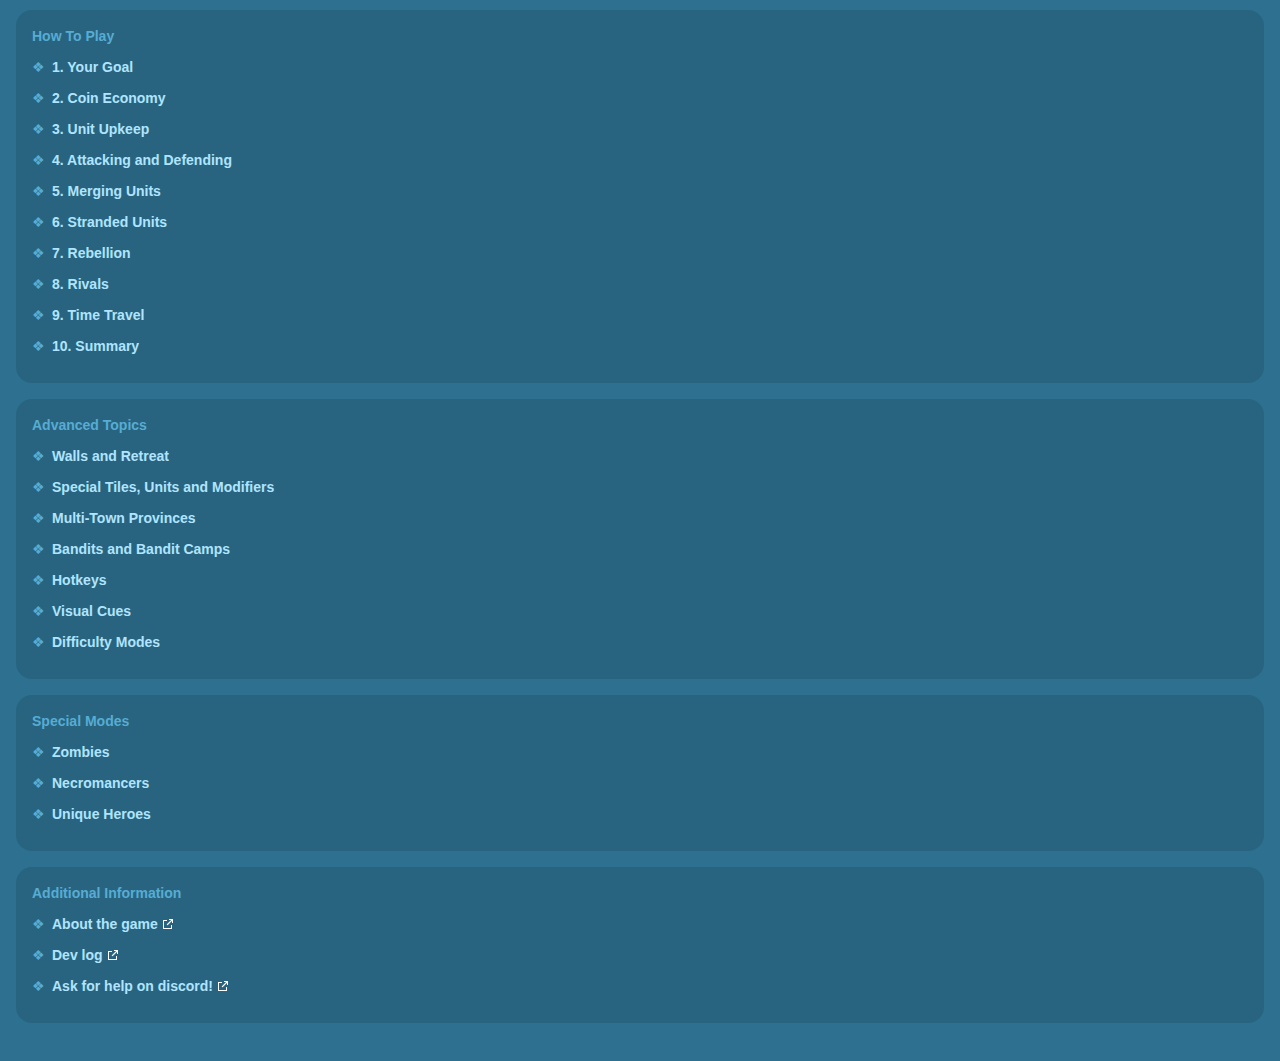
<file: help-v2/index.html>
<html>
<head>
    <link rel="stylesheet" href="./help.css">
</head>
<body>

<header id='navigator'></header>
<div id='content' class='content'>
    <div class='page' id='index'>
        <div class='widget'>
            <h1>How To Play</h1>
            <ul>
                <li><a href='./how-to-play.html#goal'>1. Your Goal</a></li>
                <li><a href='./how-to-play.html#economy'>2. Coin Economy</a></li>
                <li><a href='./how-to-play.html#units'>3. Unit Upkeep</a></li>
                <li><a href='./how-to-play.html#combat'>4. Attacking and Defending</a></li>
                <li><a href='./how-to-play.html#merging'>5. Merging Units</a></li>
                <li><a href='./how-to-play.html#bandits'>6. Stranded Units</a></li>
                <li><a href='./how-to-play.html#rebellion'>7. Rebellion</a></li>
                <li><a href='./how-to-play.html#rivals'>8. Rivals</a></li>
                <li><a href='./how-to-play.html#rewind'>9. Time Travel</a></li>
                <li><a href='./how-to-play.html#summary'>10. Summary</a></li>
            </ul>
        </div>
        <div class='widget'>
            <h1>Advanced Topics</h1>
            <ul>
                <li><a href='./advanced.html#walls'>Walls and Retreat</a></li>
                <li><a href='./advanced.html#special-rules'>Special Tiles, Units and Modifiers</a></li>
                <li><a href='./advanced.html#multi-town-provinces'>Multi-Town Provinces</a></li>
                <li><a href='./advanced.html#bandits'>Bandits and Bandit Camps</a></li>
                <li><a href='./advanced.html#hotkeys'>Hotkeys</a></li>
                <li><a href='./advanced.html#visual-cues'>Visual Cues</a></li>
                <li><a href='./advanced.html#difficulty-modes'>Difficulty Modes</a></li>
            </ul>
        </div>
        <div class='widget'>
            <h1>Special Modes</h1>
            <ul>
                <li><a href='./modes.html#zombies'>Zombies</a></li>
                <li><a href='./modes.html#necromancers'>Necromancers</a></li>
                <li><a href='./modes.html#unique-heroes'>Unique Heroes</a></li>
            </ul>
        </div>
        <div class='widget'>
            <h1>Additional Information</h1>
            <ul>
                <li><a href='https://konkr.io/about' target='_blank'>About the game</a></li>
                <li><a href='https://konkr.io/news' target='_blank'>Dev log</a></li>
                <li><a href='https://discord.gg/C9HucB9arH' target='_blank'>Ask for help on discord!</a></li>
            </ul>
        </div>
    </div>
</div>
</body>
</html>
</file>
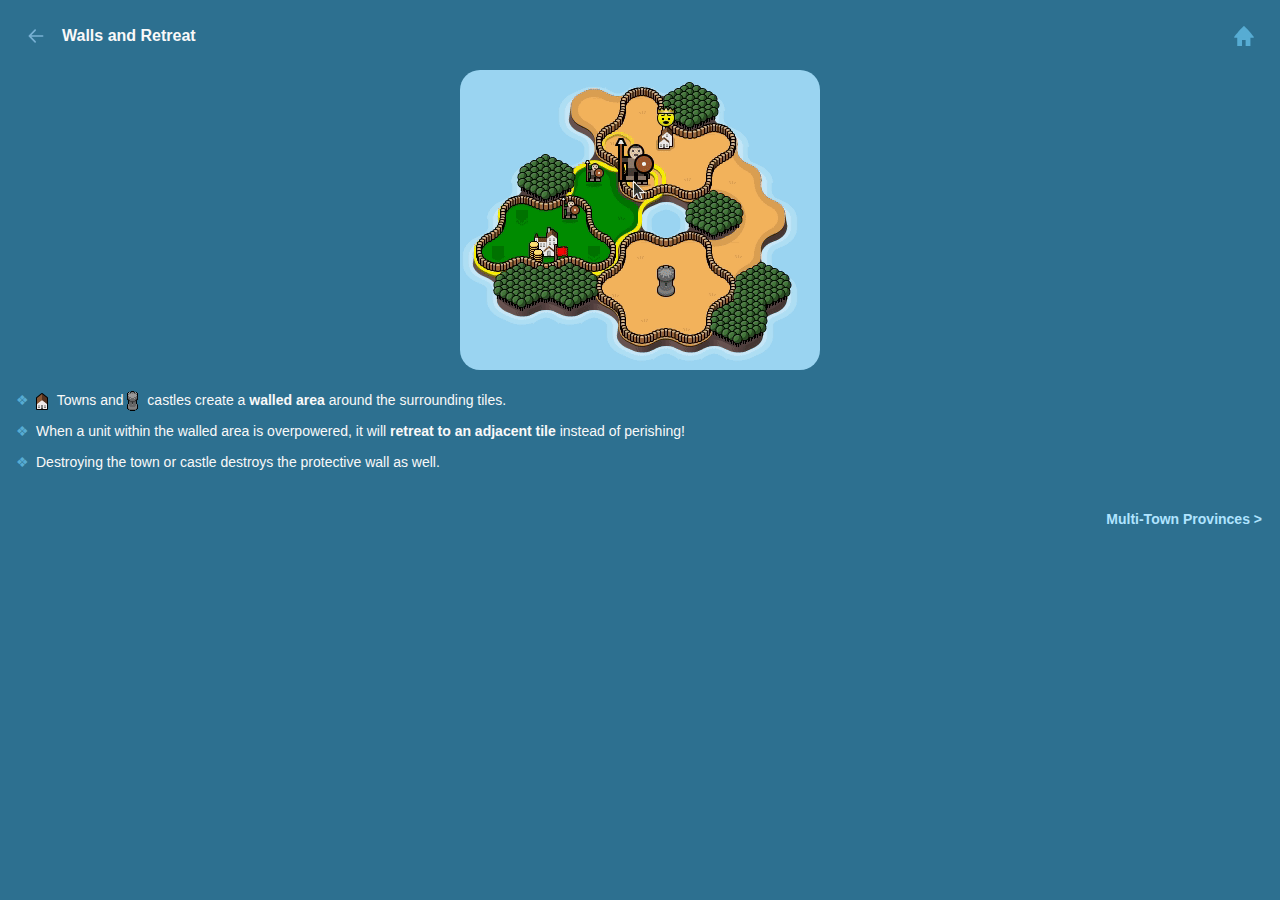
<file: help-v2/advanced.html>
<html>
<head>
    <link rel='stylesheet' href='./help.css'>
    <script src='help-section.js'></script>
</head>
<body>
<header id='navigator'></header>
<div id='content' class='content'>
    <div class='page' id='walls' data-title='Walls and Retreat'>
        <div class='slide-content'>
            <div class='figure'>
                <img class='main-image' alt='illustration' src='./img/retreat.gif' />
            </div>
            <ul>
                <li><img class='inline-icon' src='./img/icons/town.png'> Towns and <img class='inline-icon'
                                                                                        src='./img/icons/castle.png'>
                    castles create a <b>walled area</b> around the surrounding tiles.
                </li>
                <li>When a unit within the walled area is overpowered, it will <b>retreat to an adjacent tile</b>
                    instead of perishing!
                </li>
                <li>Destroying the town or castle destroys the protective wall as well.</li>
            </ul>
        </div>
    </div>

    <div class='page' id='multi-town-provinces' data-title='Multi-Town Provinces'>
        <div class='slide-content'>
            <div class='figure'>
                <img class='main-image' alt='illustration' src='./img/panel-multi-town.png' />
            </div>
            <ul>
                <li>When a province has more than one town, the <b>coins in all towns are pooled together</b> for
                    purchasing units, but the coins are still stored in the individual towns.
                </li>
                <li>When collecting income, new coins produced by each tile first go to the closest unit that wasn't paid
                    yet, then to the closest town.
                </li>
                <li>When you recruit a new unit, its cost is paid from the closest towns coin stack first (based on
                    where you placed the unit). This means that you can control which town will pay for a new unit by
                    choosing where to place it!
                </li>
            </ul>
        </div>
    </div>
    <div class='page' id='bandits' data-title='Bandits and Bandit Camps'>
        <div class='slide-content'>
            <p><i><b>This is an in-depth guide to bandit mechanics.
                For a basic introduction see <a href='how-to-play.html#bandits' />Stranded units</a>.</b></i></p>

            <p>Bandits act at the end of each turn (after all other factions made their move).</p>
            <ul>
                <li>If standing on a colored tile that doesn't belong to any province, they will loot 1 coin from the tile
                    and turn the tile neutral.
                </li>
                <li>Otherwise they will randomly move to an adjacent tile, preferring colored tiles.</li>
            </ul>
            <p>Other useful things to know about bandits:</p>
            <ul>
                <li>They are weaker than villagers and do not defend tiles.</li>
                <li>They cannot cross walls</li>
                <li>When standing on colored tile inside a province with town, they siphon the income from the tile to
                    the nearest camp, denying it to the province. Having many bandits in your province can <b>severely
                        undercut your economy!</b></li>
            </ul>

            <p>Any coins looted by bandits are <b>deposited in the nearest bandit camp</b>.</p>
            <ul>
                <li>If there's no bandit camp in a 5 tile radius and there's a neutral tile available somewhere on the
                    map, a new camp is spawned there.
                </li>
                <li>A bandit camp has the same defense as town or villager, but it does not protect adjacent tiles.</li>
                <li>If at least 3 coins are stored in the bandit camp, it will consume them produce a new bandit once per turn.</li>
                <li>You can destroy the camp with a pikeman or a stronger unit to claim any coins currently stored there!</li>
            </ul>
        </div>
    </div>
    <div class='page' id='special-rules' data-title='Special Tiles, Units and Modifiers'>
        <div class='slide-content'>
            <div class='figure'>
                <img class='main-image' alt='town ruins illustration' src='./img/panel-special-features.png' />
            </div>

            On some islands, you might encounter unfamiliar objects or discover that the rules don't work quite the way
            they normally do. Some islands may even challenge you with objectives other than to vanquish all rivals (heresy, I know!).

            <ul>
                <li><b>Hover the mouse pointer over a tile or a unit</b> (or tap it on a touch screen) to reveal a tooltip with more information.</li>
                <li>Press <b>Escape</b> while playing to review the list of active objectives and rule modifiers.</li>
            </ul>
        </div>
    </div>
    <div class='page' id='hotkeys' data-title='Hotkeys'>
        <div class='slide-content'>
            <div class='figure'>
                <img class='main-image' alt='illustration' src='./img/illustration6.png' />
            </div>
            <ul>
                <li>You can issue many actions in Konkr with keyboard!</li>

                <li><b>Shift-click</b> to buy multiple units in a row.</li>
                <li><b>Ctrl-click</b> buttons to bypass confirmation prompts.</li>
                <li><b>Long press</b> the undo button to undo all moves.</li>
                <li><b>Spacebar</b> to go back to default zoom level</li>
            </ul>
        </div>
    </div>
    <div class='page' id='visual-cues' data-title='Visual Cues'>
        <div class='slide-content'>
            <div class='figure'>
                <img class='main-image' alt='illustration' src='./img/panel-visual-cues.png' />
            </div>
            <p>The game has a number of subtle visual cues that can help your read the map faster:</p>
            <ul>
                <li>Wonder if a particular rival can afford a pikeman next turn? Look at the size of their town - each town level corresponds to the strongest unit tier predicted to be obtainable in the province on the next turn. For example if there's just a <img class='inline-icon' src='./img/icons/town.png'>tiny house, they should only be able to afford a villager.</li>
                <li>Notice the semi-transparent shield icons around the units you place - they give you an overview of the current defense for every tile in the selected province.</li>
                <li>A green flag in front of a town signals that you have enough gold in treasury to recruit another villager.</li>
                <li>A red flag in front of a town signals negative income.</li>
                <li>A black flag in front of a town signals an impending rebellion.</li>
                <li>A black flag in front of a bandit camp signals that it is about to spawn a new bandit.</li>
            </ul>
        </div>
    </div>
    <div class='page' id='difficulty-modes' data-title='Difficulty Modes'>
        <div class='slide-content'>
            <p>In most <b>campaign</b> levels you can select from two difficulty modes which affect the rival rulers behavior:</p>
            <ul>
                <li>On the <b style='color: darkred'>Hard</b> difficulty, rivals behave towards you exactly the same as to each other.</li>
                <li>On the <b style='color: darkgreen'>Normal</b> difficulty, you are given a few advantages to make the game less brutal:
                    <ul>
                        <li>Rivals won't start to dislike you just because you've grown too large.</li>
                        <li>Rivals are less likely to figure out elaborate attacks deep into your territory.</li>
                        <li>Rivals will never become allies with each other.</li>
                    </ul>
                </li>
            </ul>
            <p>In the <b>conquest</b> mode, there are four difficulty modes which affect both map layout and the rival behavior:</p>
            <ul>
                <li><b>Casual</b> = easier starting position + normal rivals</li>
                <li><b>Normal</b> = normal starting position + normal rivals</li>
                <li><b>Challenging</b> = normal starting position + hard rivals</li>
                <li><b>Unfair</b> = worse starting position + hard rivals</li>
            </ul>
        </div>
    </div>
    <div class='page' id='zombies' data-title='Zombies'>
        <div class='slide-content'>
            <div class='figure'>
                <img class='main-image' alt='illustration' src='./img/panel-zombies.png' />
            </div>
            <p>Zombies operate similar to bandits, but:</p>
            <ul>
                <li>If there's an adjacent unit, the zombie will turn it into another zombie!</li>
                <li>Normal zombies can't move or infect units through walls.</li>
                <li><b>But</b> when a zombie has nowhere else to go, it may build itself a ladder and cross over unmanned walls on the next turn!</li>
                <li>Zombies can never infect <img class='inline-icon' src='./img/icons/castle.png'>castles.</li>
            </ul>
            <p>Haunted towns produce a new zombie every turn. To win a map with zombies, you need to not only defeat
                your rivals, but also <b>clear all haunted towns!</b></p>
        </div>
    </div>
    <div class='page' id='necromancers' data-title='Necromancers'>
        <div class='slide-content'>
            <div class='figure'>
                <img class='main-image' alt='illustration' src='./img/panel-necromancers.png' />
            </div>
            <p><b>Necromancers</b> are very different from traditional rivals:</p>
            <ul>
                <li>They rely on <a href='#zombies'>zombies</a> to expand their territory.</li>
                <li>Eventually, they can spawn powerful <b>Dread Knights</b>.</li>
                <li>They are vicious but predictable. They always blindly attack the most obvious target and have no diplomatic relations with anyone.</li>
            </ul>
            <p><b>Necromancer Lairs</b> are somewhat similar to <img class='inline-icon' src='./img/icons/town.png'>towns, but with some major differences:</p>
            <ul>
                <li>They don't gather coins, instead they collect <b>mana</b>.</li>
                <li>When a <b>zombie is destroyed on Necromancer's territory</b>, the closest connected Lair <b>gains 1 mana</b>.
                <li>If a Lair or a Haunted Town cannot spawn a zombie, it also generates 1 mana for the nearest Lair.</li>
                <li>Once a Lair has accumulated 6 mana, it will spawn a <b>Dread Knight</b> on the Necromancers turn. The mana is then allocated to maintaining the Dread Knight until it's destroyed.</li>
            </ul>
            <p><b>Dread Knights</b> are elite undead soldiers:</p>
            <ul>
                <li>They are as strong as regular <img class='inline-icon' src='./img/icons/knight.png'>Knights and can move freely across the Necromancers province.</li>
                <li>They need no coin upkeep, but they require a Necromancers Lair with a full mana reserve to maintain their existence.</li>
                <li>Cutting them off from the Lair <b>instantly turns them into a regular zombie</b>.</li>
            </ul>
        </div>
    </div>

    <footer id='footer-navigator'></footer>
</div>

</body>
</html>
</file>
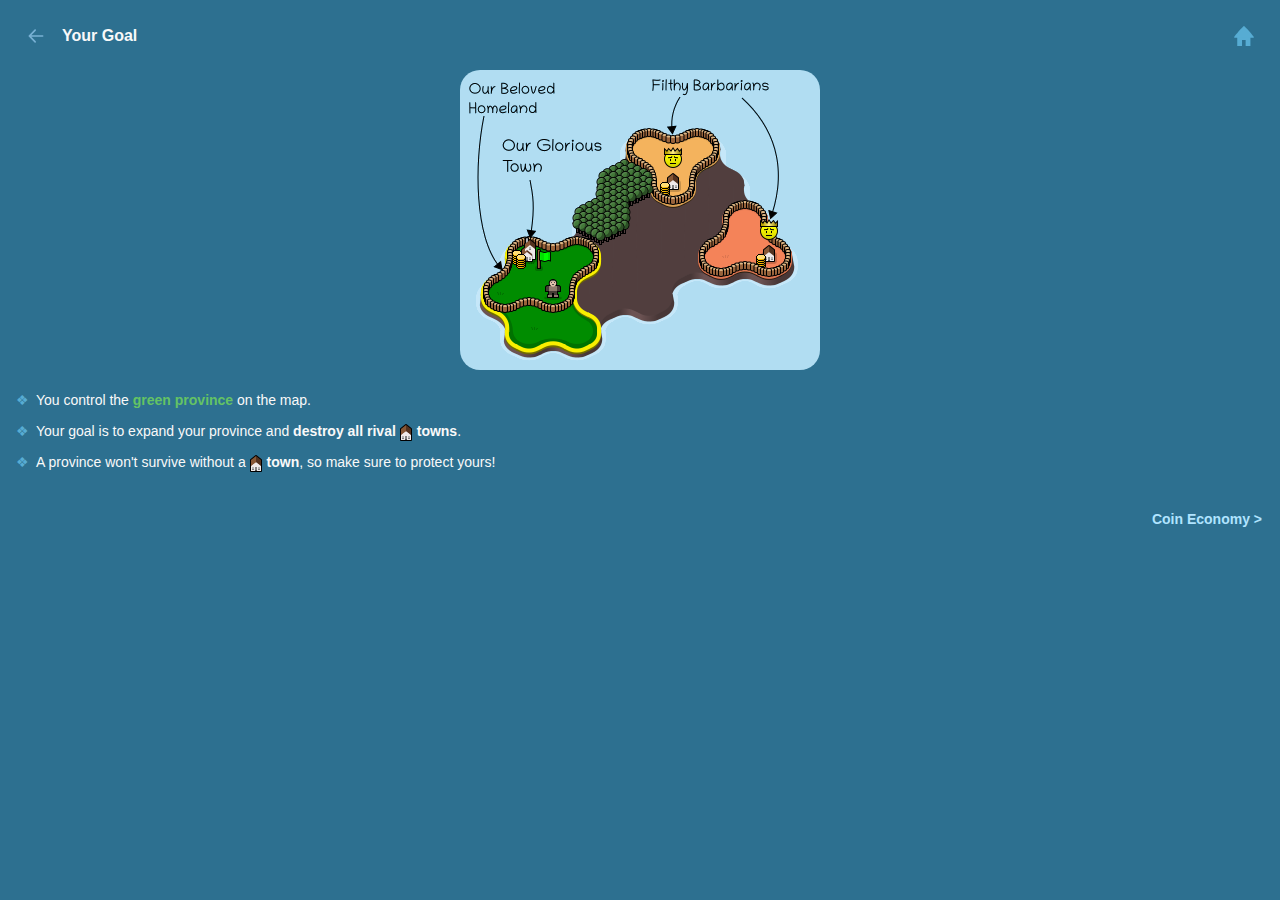
<file: help-v2/how-to-play.html>
<html>
<head>
    <link rel='stylesheet' href='./help.css'>
    <script src='help-section.js'></script>
</head>
<body>
<header id='navigator'></header>
<div id='content' class='content'>
    <div class='page hidden' id='goal' data-title='Your Goal'>
        <div class='slide-content'>
            <div class='figure'>
                <img class='main-image' alt='illustration' src='./img/illustration1.png' />
            </div>
            <ul>
                <li>You control the <b style='color: #64c364'>green province</b> on the map.
                </li>
                <li>Your goal is to expand your province and <b>destroy all rival <img class='inline-icon'
                                                                                       src='img/icons/town.png'>towns</b>.
                </li>
                <li>A province won't survive without a <img
                    class='inline-icon' src='img/icons/town.png'><b>town</b>, so make sure to protect yours!
                </li>

            </ul>
        </div>
    </div>

    <div class='page hidden' id='economy' data-title='Coin Economy'>
        <div class='slide-content'>
            <div class='figure'>
                <img class='main-image' alt='illustration' src='./img/illustration2.png' />
            </div>
            <ul>
                <li>Each turn you gain <b>one <img class='inline-icon' src='img/icons/coin.png' />coin</b> for <b>each
                    tile</b> in your
                    province.
                </li>
                <li>But you also <b>pay the upkeep cost</b> for every <img class='inline-icon monochrome'
                                                                           src='img/icons/villager.png' /><b>unit</b>
                    you own!
                </li>
                <li>Surplus coins go to <img class='inline-icon' src='img/icons/treasury.png' /><b>treasury</b> in the
                    <img class='inline-icon' src='img/icons/town.png'/>town. Use them to buy more <img
                        class='inline-icon' src='img/icons/villager.png' /><b>units</b>.
                </li>
            </ul>
        </div>
    </div>

    <div class='page hidden' id='units' data-title='Unit Upkeep'>
        <div class='slide-content'>
            <div class='figure'>
                <img class='main-image' alt='illustration' src='./img/panel-units.png' />
            </div>
            <ul>
                <li>Notice that more advanced units have a much, <b>MUCH</b> higher upkeep cost!</li>
                <li>That means buying a <b>knight</b> too early is an easy way to destroy your economy and promptly lose
                    the game! Especially since there's <b>no way to dismiss units</b>.
                </li>
                <li>In general, stick to villagers at first to quickly expand your province. Get pikemen and knights
                    only once you really need their hitting power!
                </li>

            </ul>
        </div>
    </div>

    <div class='page hidden' id='combat' data-title='Attacking and Defending'>
        <div class='slide-content'>
            <div class='figure'>
                <img class='main-image' alt='illustration' src='./img/panel-combat.png' />
            </div>
            <ul>
                <li>You can move units anywhere within your province (there's no movement range limit!) and use them to
                    conquer tiles adjacent to the province.
                </li>
                <li>But you can't conquer tiles <b>protected by an enemy unit of equal or greater strength</b>! For
                    example a <img class='inline-icon' src='img/icons/pikeman.png' />pikeman cannot conquer a tile
                    protected by another pikeman.
                </li>
                <li>Every unit protects adjacent tiles belonging to the same province (adjacent hostile tiles are not protected!). Use that to prevent the enemy from invading your province!
                </li>
                <li><img class='inline-icon' src='img/icons/town.png' />Towns have the same strength as a <img
                    class='inline-icon' src='img/icons/villager.png' />villager and
                    <img class='inline-icon' src='img/icons/castle.png' />castles
                    have the same strength as <img class='inline-icon' src='img/icons/pikeman.png' />pikemen.
                </li>
                <li><img class='inline-icon' src='img/icons/hero.png' /><b>Heroes</b> are an exception, they can attack
                    each other!
                </li>
            </ul>

        </div>
    </div>


    <div class='page' id='merging' data-title='Merging units'>
        <div class='slide-content'>
            <div class='figure'>
                <img class='main-image' alt='illustration' src='./img/panel-merging.png' />
            </div>
            <ul>
                <li>Moving two units of the same type on top of each other will merge them into the next stronger
                    unit.
                </li>
                <li><b>Merging your villagers</b> is usually the fastest way to get a <img class='inline-icon' src='img/icons/pikeman.png'/>pikeman or a <img class='inline-icon' src='img/icons/knight.png'/>knight!</li>
            </ul>
        </div>
    </div>

    <div class='page hidden' id='bandits' data-title='Stranded Units'>
        <div class='slide-content'>
            <div class='figure'>
                <img class='main-image' alt='illustration' src='./img/bandits.gif' />
            </div>
            <ul>
                <li>Units that <b>lost access to town</b> are marked as <img class='inline-icon'
                                                                             src='img/icons/stranded.png' />
                    <b>stranded</b> and become <img class='inline-icon' src='img/icons/bandit.png' /><b>bandits</b>
                    next turn.
                    This is <b>irreversible</b>, so make sure not to leave your units open to be cut off like that!
                </li>

                <li>Bandits serve only themselves. They move randomly around the map
                    and <b>steal income</b> from any tiles they land on.
                </li>

                <li>The stolen coins are taken to a nearby <img class='inline-icon' src='img/icons/bandit-camp.png' />&nbsp;<b>Bandit
                    camp</b>. These camps can spawn new bandits once there are at least 3 <img class='inline-icon'
                                                                                               src='img/icons/coins.png' />coins
                    stored.
                </li>
            </ul>
        </div>
    </div>

    <div class='page hidden' id='rebellion' data-title='Rebellion'>
        <div class='slide-content'>
            <div class='figure'>
                <img class='main-image' alt='illustration' src='./img/rebellion.gif' />
            </div>
            <ul>
                <li>When a province doesn't have enough coins left to pay the upkeep of its units, <b>ALL units in the
                    province will rebel</b> and become bandits!
                </li>
                <li>This is a huge disaster when you let it happen to you, and an utterly <b>crushing blow</b> if you
                    can use it against your rivals!
                </li>
            </ul>
        </div>
    </div>
    <div class='page hidden' id='rivals' data-title='Rivals'>
        <div class='slide-content'>
            <div class='figure'>
                <img class='main-image' alt='illustration' src='./img/illustration5.png' />
            </div>
            <ul>
                <li>In Konkr, your opponents play a lot like real humans:
                    <ul>
                        <li>They always <b>play to win</b>, don't expect them to settle for second place!</li>
                        <li>They are <b>vindictive and eager to retaliate</b>, so think twice before provoking them.
                        </li>
                        <li>They <b>join forces against a dominant player</b> (on <b style='color:#ffa0a0'>hard</b>
                            difficulty, that means even against you!).
                        </li>
                    </ul>
                </li>
                <li>The <img class='inline-icon' src='img/icons/face.png' /><b>emoji</b> over enemy <img
                    class='inline-icon' src='img/icons/town.png' />towns tells you how the rival thinks about you.
                </li>
                <li>But remember, there are <b>no permanent alliances</b> and every rival looks after their own
                    interests first, no matter how much they like you!
                </li>
            </ul>
        </div>
    </div>

    <div class='page hidden' id='rewind' data-title='Time Travel'>
        <div class='figure'>
            <img class='main-image' alt='illustration' src='./img/panel-rewind.png' />
        </div>
        <div class='slide-content'>
            In Konkr even small mistakes are often fatal, which is why you are given a few extra tools to help you out:
            <ul>
                <li>Until you finish your turn, you can freely <b>undo</b> any moves you made. Feel free to experiment!
                </li>
                <li>Three times per level, you can use <b>rewind</b> to go back further than that, even multiple turns!
                </li>
                <li>You can also <b>view replay</b> to get a better understanding of what the heck just happened to your
                    province during the rivals turn.
                </li>
            </ul>
        </div>
    </div>

    <div class='page hidden' id='summary' data-title='Summary'>
        <div class='slide-content'>
            <b><i>Long story short</i></b>:
            <ul>
                <li><b><a href='#economy'>Keep an eye on your coin income.</a></b></li>
                <li><b><a href='#units'>Don't waste coins on expensive units</a></b> until it's truly worth it.
                </li>
                <li>Don't forget that you can <b><a href='#merging'>merge two units</a></b> to get a stronger one!
                </li>
                <li>Strike at the rival province, not the defending units. Go around the enemy defenders and
                    <b><a href='#bandits'>cut them off from their town</a></b> or
                    <a href='#rebellion'><b>ruin their economy to trigger a rebellion</b></a>.
                </li>
                <li>Before hitting the end turn button, think about what your rivals might do next and <b><a href='#combat'>defend your
                    weakspots</a></b>.
                </li>
                <li><a href='#rivals' /><b>Don't antagonize everyone</b></a>. Chose carefully who to fight and
                    who to leave alone.
                </li>
                <li>Learn from your rivals! Remember that every dirty trick they use against you can also be used
                    against them!
                </li>
            </ul>
        </div>

        <p><b><i>The rules of Konkr are quite simple, but it takes a while to get used to them! Learn, adapt and
            prevail!</i></b></p>
    </div>

    <footer id='footer-navigator'></footer>
</div>

</body>
</html>
</file>
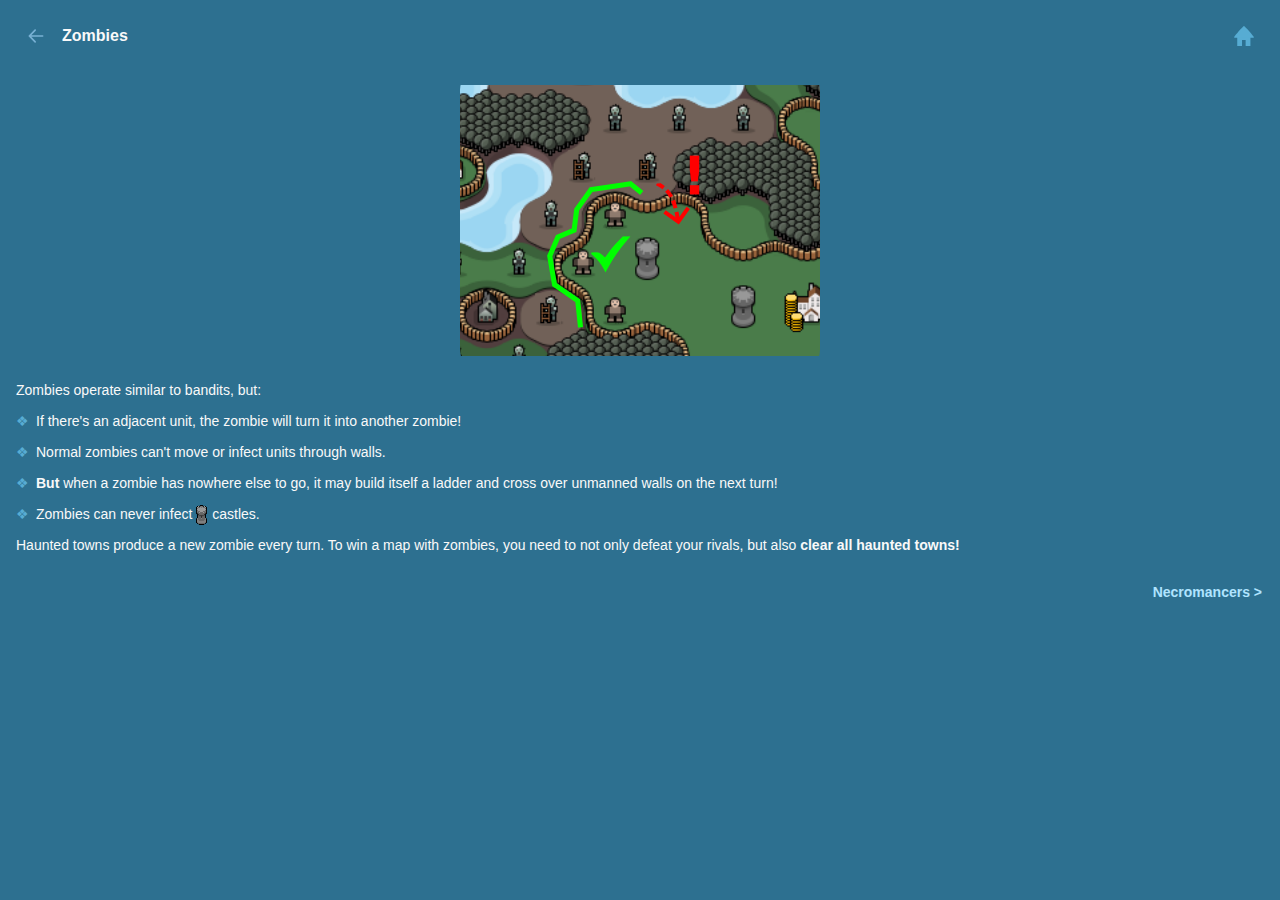
<file: help-v2/modes.html>
<html>
<head>
    <link rel='stylesheet' href='./help.css'>
    <script src='help-section.js'></script>
</head>
<body>
<header id='navigator'></header>
<div id='content' class='content'>
    <div class='page' id='zombies' data-title='Zombies'>
        <div class='slide-content'>
            <div class='figure'>
                <img class='main-image' alt='illustration' src='./img/panel-zombies.png' />
            </div>
            <p>Zombies operate similar to bandits, but:</p>
            <ul>
                <li>If there's an adjacent unit, the zombie will turn it into another zombie!</li>
                <li>Normal zombies can't move or infect units through walls.</li>
                <li><b>But</b> when a zombie has nowhere else to go, it may build itself a ladder and cross over unmanned walls on the next turn!</li>
                <li>Zombies can never infect <img class='inline-icon' src='./img/icons/castle.png'>castles.</li>
            </ul>
            <p>Haunted towns produce a new zombie every turn. To win a map with zombies, you need to not only defeat
                your rivals, but also <b>clear all haunted towns!</b></p>
        </div>
    </div>
    <div class='page' id='necromancers' data-title='Necromancers'>
        <div class='slide-content'>
            <div class='figure'>
                <img class='main-image' alt='illustration' src='./img/panel-necromancers.png' />
            </div>
            <p><b>Necromancers</b> are very different from traditional rivals:</p>
            <ul>
                <li>They rely on <a href='#zombies'>zombies</a> to expand their territory.</li>
                <li>Eventually, they can spawn powerful <b>Dread Knights</b>.</li>
                <li>They are vicious but predictable. They always blindly attack the most obvious target and have no diplomatic relations with anyone.</li>
            </ul>
            <p><b>Necromancer Lairs</b> are somewhat similar to <img class='inline-icon' src='./img/icons/town.png'>towns, but with some major differences:</p>
            <ul>
                <li>They don't gather coins, instead they collect <b>mana</b>.</li>
                <li>When a <b>zombie is destroyed on Necromancer's territory</b>, the closest connected Lair <b>gains 1 mana</b>.
                <li>If a Lair or a Haunted Town cannot spawn a zombie, it also generates 1 mana for the nearest Lair.</li>
                <li>Once a Lair has accumulated 6 mana, it will spawn a <b>Dread Knight</b> on the Necromancers turn. The mana is then allocated to maintaining the Dread Knight until it's destroyed.</li>
            </ul>
            <p><b>Dread Knights</b> are elite undead soldiers:</p>
            <ul>
                <li>They are as strong as regular <img class='inline-icon' src='./img/icons/knight.png'>Knights and can move freely across the Necromancers province.</li>
                <li>They need no coin upkeep, but they require a Necromancers Lair with a full mana reserve to maintain their existence.</li>
                <li>Cutting them off from the Lair <b>instantly turns them into a regular zombie</b>.</li>
            </ul>
        </div>
    </div>
    <div class='page' id='unique-heroes' data-title='Unique Heroes'>
        <div class='slide-content'>
            <p><b>Unique heroes</b> <img class='inline-icon' src='./img/icons/unique-hero-rosaline.png'><img class='inline-icon' src='./img/icons/unique-hero.png'>
                are as strong as <img class='inline-icon' src='./img/icons/hero.png'> regular heroes, but additionaly:</p>
            <ul>
                <li>Cost no <img class='inline-icon' src='./img/icons/coins.png'>coins to upkeep. </li>
                <li>Don't turn into bandits when separated from town. Instead, they just become immobile until reconnected.</li>
                <li>Cannot be infected by <a href='#zombies'>zombies</a>.</li>
            </ul>
        </div>
    </div>



    <footer id='footer-navigator'></footer>
</div>

</body>
</html>
</file>
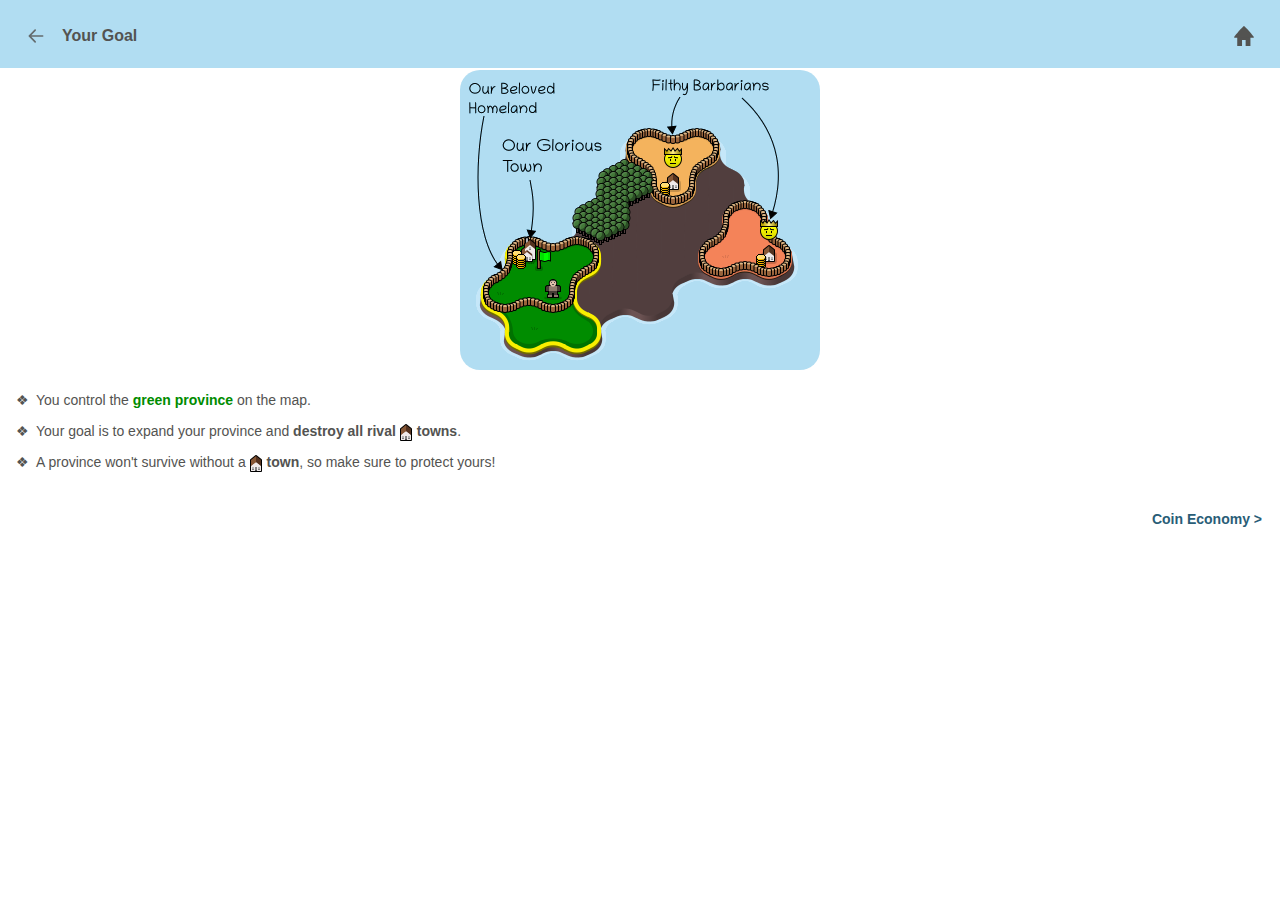
<file: help/how-to-play.html>
<html>
<head>
    <link rel='stylesheet' href='./help.css'>
    <script src='help-section.js'></script>
</head>
<body>
<header id='navigator'></header>
<div id='content' class='content'>
    <div class='page hidden' id='goal' data-title='Your Goal'>
        <div class='slide-content'>
            <div class='figure'>
                <img class='main-image' alt='illustration' src='./img/illustration1.png' />
            </div>
            <ul>
                <li>You control the <b style='color: #008C00'>green province</b> on the map.
                </li>
                <li>Your goal is to expand your province and <b>destroy all rival <img class='inline-icon'
                                                                                       src='img/icons/town.png'>towns</b>.
                </li>
                <li>A province won't survive without a <img
                    class='inline-icon' src='img/icons/town.png'><b>town</b>, so make sure to protect yours!
                </li>

            </ul>
        </div>
    </div>

    <div class='page hidden' id='economy' data-title='Coin Economy'>
        <div class='slide-content'>
            <div class='figure'>
                <img class='main-image' alt='illustration' src='./img/illustration2.png' />
            </div>
            <ul>
                <li>Each turn you gain <b>one <img class='inline-icon' src='img/icons/coin.png' />coin</b> for <b>each
                    tile</b> in your
                    province.
                </li>
                <li>But you also <b>pay the upkeep cost</b> for every <img class='inline-icon monochrome'
                                                                           src='img/icons/villager.png' /><b>unit</b>
                    you own!
                </li>
                <li>Surplus coins go to <img class='inline-icon' src='img/icons/treasury.png' /><b>treasury</b> in the
                    <img class='inline-icon' src='img/icons/town.png'/>town. Use them to buy more <img
                        class='inline-icon' src='img/icons/villager.png' /><b>units</b>.
                </li>
            </ul>
        </div>
    </div>

    <div class='page hidden' id='units' data-title='Unit Upkeep'>
        <div class='slide-content'>
            <div class='figure'>
                <img class='main-image' alt='illustration' src='./img/panel-units.png' />
            </div>
            <ul>
                <li>Notice that more advanced units have a much, <b>MUCH</b> higher upkeep cost!</li>
                <li>That means buying a <b>knight</b> too early is an easy way to destroy your economy and promptly lose
                    the game! Especially since there's <b>no way to dismiss units</b>.
                </li>
                <li>In general, stick to villagers at first to quickly expand your province. Get pikemen and knights
                    only once you really need their hitting power!
                </li>

            </ul>
        </div>
    </div>

    <div class='page hidden' id='combat' data-title='Attacking and Defending'>
        <div class='slide-content'>
            <div class='figure'>
                <img class='main-image' alt='illustration' src='./img/panel-combat.png' />
            </div>
            <ul>
                <li>You can move units anywhere within your province (there's no movement range limit!) and use them to
                    conquer tiles adjacent to the province.
                </li>
                <li>But you can't conquer tiles <b>protected by an enemy unit of equal or greater strength</b>! For
                    example a <img class='inline-icon' src='img/icons/pikeman.png' />pikeman cannot conquer a tile
                    protected by another pikeman.
                </li>
                <li>Every unit protects adjacent tiles belonging to the same province (adjacent hostile tiles are not protected!). Use that to prevent the enemy from invading your province!
                </li>
                <li><img class='inline-icon' src='img/icons/town.png' />Towns have the same strength as a <img
                    class='inline-icon' src='img/icons/villager.png' />villager and
                    <img class='inline-icon' src='img/icons/castle.png' />castles
                    have the same strength as <img class='inline-icon' src='img/icons/pikeman.png' />pikemen.
                </li>
                <li><img class='inline-icon' src='img/icons/hero.png' /><b>Heroes</b> are an exception, they can attack
                    each other!
                </li>
            </ul>

        </div>
    </div>


    <div class='page' id='merging' data-title='Merging units'>
        <div class='slide-content'>
            <div class='figure'>
                <img class='main-image' alt='illustration' src='./img/panel-merging.png' />
            </div>
            <ul>
                <li>Moving two units of the same type on top of each other will merge them into the next stronger
                    unit.
                </li>
                <li><b>Merging your villagers</b> is usually the fastest way to get a <img class='inline-icon' src='img/icons/pikeman.png'/>pikeman or a <img class='inline-icon' src='img/icons/knight.png'/>knight!</li>
            </ul>
        </div>
    </div>

    <div class='page hidden' id='bandits' data-title='Stranded Units'>
        <div class='slide-content'>
            <div class='figure'>
                <img class='main-image' alt='illustration' src='./img/bandits.gif' />
            </div>
            <ul>
                <li>Units that <b>lost access to town</b> are marked as <img class='inline-icon'
                                                                             src='img/icons/stranded.png' />
                    <b>stranded</b> and become <img class='inline-icon' src='img/icons/bandit.png' /><b>bandits</b>
                    next turn.
                    This is <b>irreversible</b>, so make sure not to leave your units open to be cut off like that!
                </li>

                <li>Bandits serve only themselves. They move randomly around the map
                    and <b>steal income</b> from any tiles they land on.
                </li>

                <li>The stolen coins are taken to a nearby <img class='inline-icon' src='img/icons/bandit-camp.png' />&nbsp;<b>Bandit
                    camp</b>. These camps can spawn new bandits once there are at least 3 <img class='inline-icon'
                                                                                               src='img/icons/coins.png' />coins
                    stored.
                </li>
            </ul>
        </div>
    </div>

    <div class='page hidden' id='rebellion' data-title='Rebellion'>
        <div class='slide-content'>
            <div class='figure'>
                <img class='main-image' alt='illustration' src='./img/rebellion.gif' />
            </div>
            <ul>
                <li>When a province doesn't have enough coins left to pay the upkeep of its units, <b>ALL units in the
                    province will rebel</b> and become bandits!
                </li>
                <li>This is a huge disaster when you let it happen to you, and an utterly <b>crushing blow</b> if you
                    can use it against your rivals!
                </li>
            </ul>
        </div>
    </div>
    <div class='page hidden' id='rivals' data-title='Rivals'>
        <div class='slide-content'>
            <div class='figure'>
                <img class='main-image' alt='illustration' src='./img/illustration5.png' />
            </div>
            <ul>
                <li>In Konkr, your opponents play a lot like real humans:
                    <ul>
                        <li>They always <b>play to win</b>, don't expect them to settle for second place!</li>
                        <li>They are <b>vindictive and eager to retaliate</b>, so think twice before provoking them.
                        </li>
                        <li>They <b>join forces against a dominant player</b> (on <b style='color:#c83737'>hard</b>
                            difficulty, that means even against you!).
                        </li>
                    </ul>
                </li>
                <li>The <img class='inline-icon' src='img/icons/face.png' /><b>emoji</b> over enemy <img
                    class='inline-icon' src='img/icons/town.png' />towns tells you how the rival thinks about you.
                </li>
                <li>But remember, there are <b>no permanent alliances</b> and every rival looks after their own
                    interests first, no matter how much they like you!
                </li>
            </ul>
        </div>
    </div>

    <div class='page hidden' id='rewind' data-title='Time Travel'>
        <div class='figure'>
            <img class='main-image' alt='illustration' src='./img/panel-rewind.png' />
        </div>
        <div class='slide-content'>
            In Konkr even small mistakes are often fatal, which is why you are given a few extra tools to help you out:
            <ul>
                <li>Until you finish your turn, you can freely <b>undo</b> any moves you made. Feel free to experiment!
                </li>
                <li>Three times per level, you can use <b>rewind</b> to go back further than that, even multiple turns!
                </li>
                <li>You can also <b>view replay</b> to get a better understanding of what the heck just happened to your
                    province during the rivals turn.
                </li>
            </ul>
        </div>
    </div>

    <div class='page hidden' id='summary' data-title='Summary'>
        <div class='slide-content'>
            <b><i>Long story short</i></b>:
            <ul>
                <li><b><a href='#economy'>Keep an eye on your coin income.</a></b></li>
                <li><b><a href='#units'>Don't waste coins on expensive units</a></b> until it's truly worth it.
                </li>
                <li>Don't forget that you can <b><a href='#merging'>merge two units</a></b> to get a stronger one!
                </li>
                <li>Strike at the rival province, not the defending units. Go around the enemy defenders and
                    <b><a href='#bandits'>cut them off from their town</a></b> or
                    <a href='#rebellion'><b>ruin their economy to trigger a rebellion</b></a>.
                </li>
                <li>Before hitting the end turn button, think about what your rivals might do next and <b><a href='#combat'>defend your
                    weakspots</a></b>.
                </li>
                <li><a href='#rivals' /><b>Don't antagonize everyone</b></a>. Chose carefully who to fight and
                    who to leave alone.
                </li>
                <li>Learn from your rivals! Remember that every dirty trick they use against you can also be used
                    against them!
                </li>
            </ul>
        </div>

        <p><b><i>The rules of Konkr are quite simple, but it takes a while to get used to them! Learn, adapt and
            prevail!</i></b></p>
    </div>

    <footer id='footer-navigator'></footer>
</div>

</body>
</html>
</file>
<file: help-v2/help.css>
/**
 * Reset some basic elements
 */
body, h1, h2, h3, h4, h5, h6,
p, blockquote, pre, hr,
dl, dd, ol, ul, figure {
    margin: 0;
    padding: 0;
}

* {
    box-sizing: border-box;
}

/**
 * Basic styling
 */

:root {
    --main-text-color: #f9f9f9;
    --faint-text-color: #57acd3;
    --widget-background-color: #286480;
    --button-highlight-color: #327da0;
    --link-color: #b0e4ff;
    --button-color: #57acd3;
    --main-background-color: #2d7090;
}

html {
    overflow-x: hidden;
    scrollbar-color: var(--widget-background-color) var(--main-background-color);
}

body {
    font-family: Roboto, Helvetica, Arial, sans-serif;
    font-size: 14px;
    line-height: 1.5;
    color: var(--main-text-color);
    background-color: var(--main-background-color);
}

a {
    color: var(--link-color);
    text-decoration: none;
    font-weight: bold;
    cursor: pointer;
}

a:hover {
    color: var(--link-color);
    text-decoration: underline;
}
a:visited {
    color: var(--link-color);
}

/**
 * SVG Icons
 */
.svg-icon {
    width: 20px;
    height: 20px;
}

.svg-icon path,
.svg-icon polygon,
.svg-icon rect {
    fill: var(--button-color);
}

.svg-icon circle {
    stroke: #4691f6;
    stroke-width: 1;
}

/**
 * Layout
 */
#navigator {
    position: fixed;
    top: 0;
    left: 0;
    width: 100%;
}

#navigator nav {
    background: var(--main-background-color);
    user-select: none;
    display: flex;
    flex-direction: row;
    width: 100%;
    padding: 16px 16px 12px 16px;
}

.nav-button {
    display: block;
    padding: 8px;
    margin: 2px;
    border-radius: 8px;
}

@media (hover: hover) {
    .nav-button:hover {
        background: var(--button-highlight-color);
        display: block;
    }
}

#content {
    margin-top: 54px;
}

#currentPage {
    display: flex;
    flex-grow: 1;
    align-self: stretch;
    border-radius: 8px;
    /*background: var(--widget-background-color);*/
    margin: 2px
}

#currentPageText {
    flex-grow: 1;
    font-weight: bold;
    font-size: 16px;
    padding-left: 4px;
    align-self: center;
    text-align: left;
}


.page ul {
    list-style: none;
    margin-left: 0;
    padding-left: 0;
    padding-top: 10px;
    flex-grow: 1
}

.page li {
    padding-left: 20px;
    padding-bottom: 10px;
    text-indent: -20px;
}

.page li::before {
    content: "❖";
    color: var(--faint-text-color);
    padding-right: 7px;
}

.figure {
    display: flex;
    padding-bottom: 10px;
}

.main-image {
    width: 100%;
    margin:auto;
    max-width: 360px;
    min-width: 200px;
    min-height: 300px;
    object-fit: contain;

    border-radius: 20px;
}

h1 {
    font-size: 14px;
    font-weight: bold;
}

.widget > h1 {
    color: var(--faint-text-color);
}

.inline-icon {
    display: inline-block;
    vertical-align: middle;
    max-height:23px;
    padding-right: 5px;
}

.page {
    padding: 16px;
}

@media(min-width: 392px) {
    .page {
        min-width: 392px;
    }
}

.hidden {
    display: none; !important
}

.page#index {
    margin-top: -60px;
}

.widget {
    padding: 16px;
    background-color: var(--widget-background-color);
    border-radius: 16px;
    margin-bottom: 16px;
}

#footer-navigator {
    display: flex;
    justify-content: space-between;
    padding: 0 8px 16px 8px;
}

a[target="_blank"]:after {
    color: var(--main-text-color);
    content: url([data-uri]);
    filter: brightness(0) invert(1);
    margin: 0 3px 0 5px;
}
</file>
<file: help/help.css>
/**
 * Reset some basic elements
 */
body, h1, h2, h3, h4, h5, h6,
p, blockquote, pre, hr,
dl, dd, ol, ul, figure {
    margin: 0;
    padding: 0;
}

* {
    box-sizing: border-box;
}

html {
    overflow-x: hidden;
}

/**
 * Basic styling
 */

:root {
    --main-text-color: #535351;
    --widget-background-color: rgba(159, 209, 232, 0.5);
    --button-highlight-color: #dbebf2;
    --link-color: #295d77;
    --button-color: #ffffff4a;
    --main-background-color: #b1ddf2;
}

body {
    font-family: Roboto, Helvetica, Arial, sans-serif;
    font-size: 14px;
    line-height: 1.5;
    color: var(--main-text-color);
}

a {
    color: var(--link-color);
    text-decoration: none;
    font-weight: bold;
    cursor: pointer;
}

a:hover {
    color: var(--link-color);
    text-decoration: underline;
}
a:visited {
    color: var(--link-color);
}

/**
 * SVG Icons
 */
.svg-icon {
    width: 20px;
    height: 20px;
}

.svg-icon path,
.svg-icon polygon,
.svg-icon rect {
    fill: var(--main-text-color);
}

.svg-icon circle {
    stroke: #4691f6;
    stroke-width: 1;
}

/**
 * Layout
 */
#navigator {
    position: fixed;
    top: 0;
    left: 0;
    width: 100%;
}

#navigator nav {
    background: var(--main-background-color);
    user-select: none;
    display: flex;
    flex-direction: row;
    width: 100%;
    padding: 16px 16px 12px 16px;
}

.nav-button {
    display: block;
    padding: 8px;
    margin: 2px;
    border-radius: 8px;
}

@media (hover: hover) {
    .nav-button:hover {
        background: var(--button-highlight-color);
        display: block;
    }
}

#content {
    margin-top: 54px;
}

#currentPage {
    display: flex;
    flex-grow: 1;
    align-self: stretch;
    border-radius: 8px;
    /*background: var(--widget-background-color);*/
    margin: 2px
}

#currentPageText {
    flex-grow: 1;
    font-weight: bold;
    font-size: 16px;
    padding-left: 4px;
    align-self: center;
    text-align: left;
}


.page ul {
    list-style: none;
    margin-left: 0;
    padding-left: 0;
    padding-top: 10px;
    flex-grow: 1
}

.page li {
    padding-left: 20px;
    padding-bottom: 10px;
    text-indent: -20px;
}

.page li::before {
    content: "❖";
    padding-right: 7px;
}

.figure {
    display: flex;
    padding-bottom: 10px;
}

.main-image {
    width: 100%;
    margin:auto;
    max-width: 360px;
    min-width: 200px;
    min-height: 300px;
    object-fit: contain;

    border-radius: 20px;
}

h1 {
    font-size: 14px;
    font-weight: bold;
}

.inline-icon {
    display: inline-block;
    vertical-align: middle;
    max-height:23px;
    padding-right: 5px;
}

.page {
    padding: 16px;
}

@media(min-width: 392px) {
    .page {
        min-width: 392px;
    }
}

.hidden {
    display: none; !important
}

.page#index {
    margin-top: -60px;
}

.widget {
    padding: 16px;
    background-color: var(--widget-background-color);
    border-radius: 16px;
    margin-bottom: 16px;
}

#footer-navigator {
    display: flex;
    justify-content: space-between;
    padding: 0 8px 16px 8px;
}

a[target="_blank"]:after {
    content: url([data-uri]);
    margin: 0 3px 0 5px;
}
</file>
